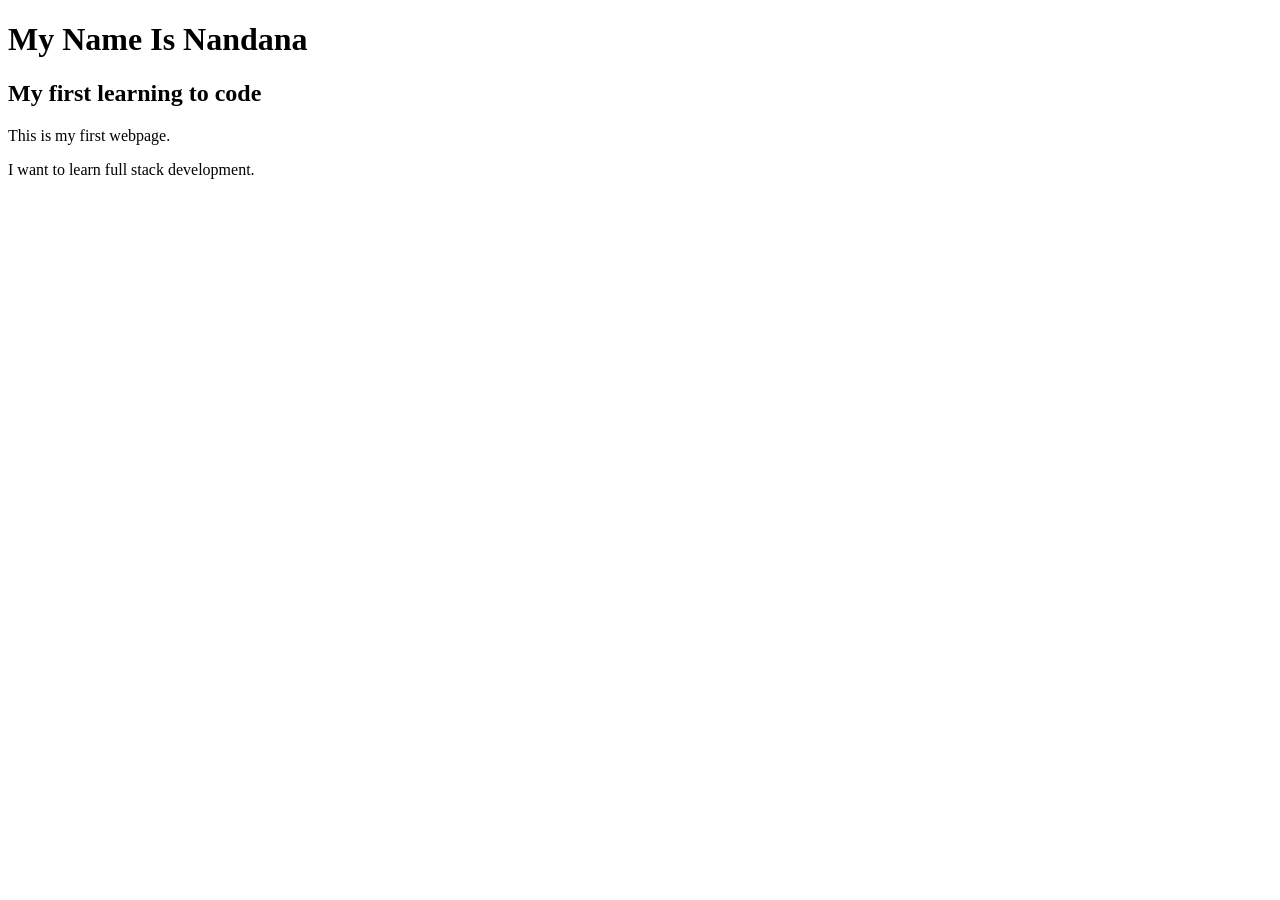
<file: index.html>
<!DOCTYPE html>
<html lang="en">
<head>
    <title>My first page</title>
</head>
<body>
    <h1>My Name Is Nandana</h1>
    <h2>My first learning to code</h2>
    <p>This is my first webpage.</p>
    <p>I want to learn full stack development.</p>
</body>
</html>
</file>
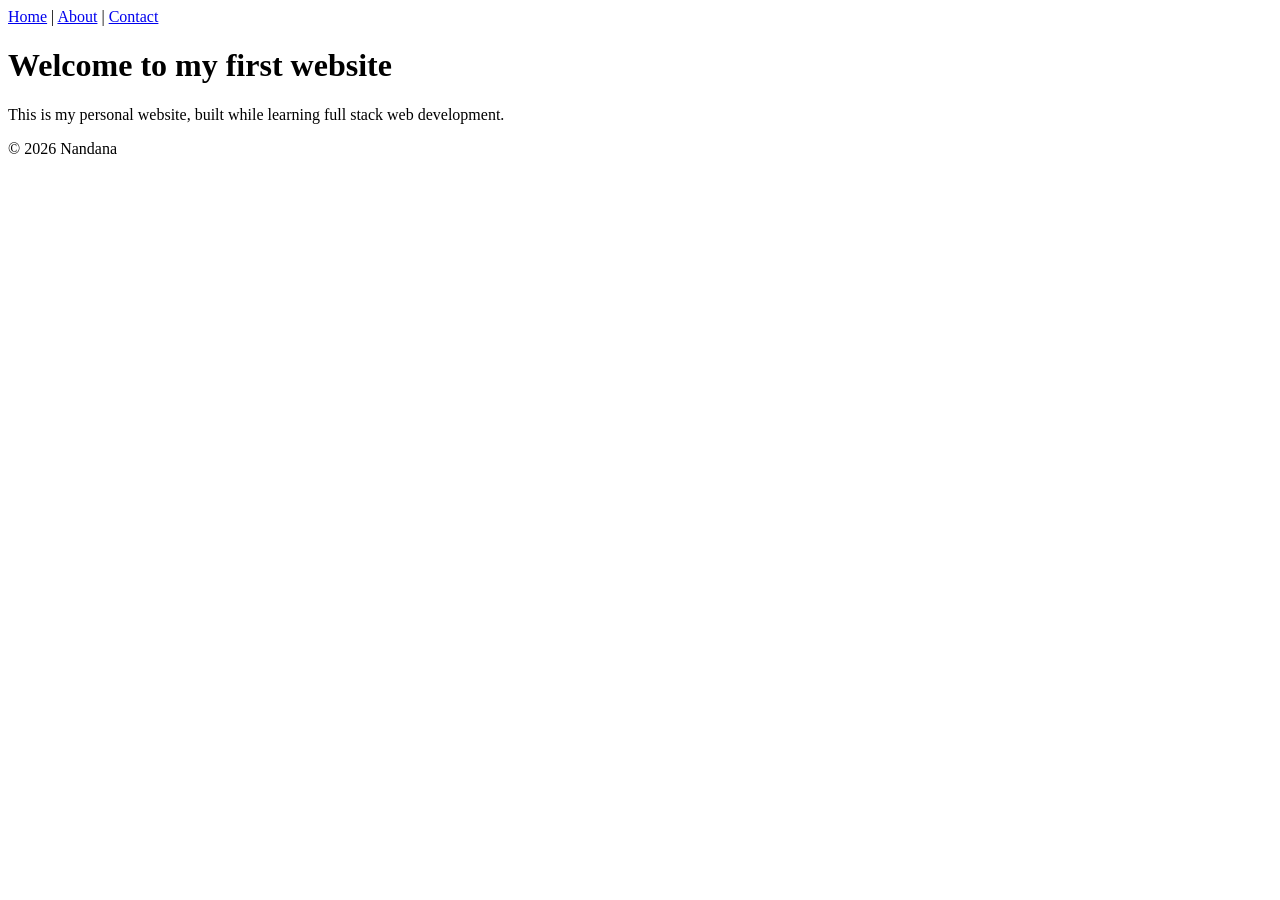
<file: my-first-website/index.html>
<!DOCTYPE html>
<html lang="en">
    <head>
        <meta charset="UTF-8">
        <meta name="viewport" content="width=device-width, initial-scale=1.0">
        <title>My First Website</title>
    </head>
    <body>
        <header>
            <nav>
                <a href="index.html">Home</a> |
                <a href="about.html">About</a> |
                <a href="contact.html">Contact</a>
            </nav>
        </header>
        <main>
            <h1>Welcome to my first website</h1>
            <p>This is my personal website, built while learning full stack web development.</p>
        </main>
        <footer>
            <p>&copy; 2026 Nandana</p>
        </footer>
    </body>
</html>
</file>
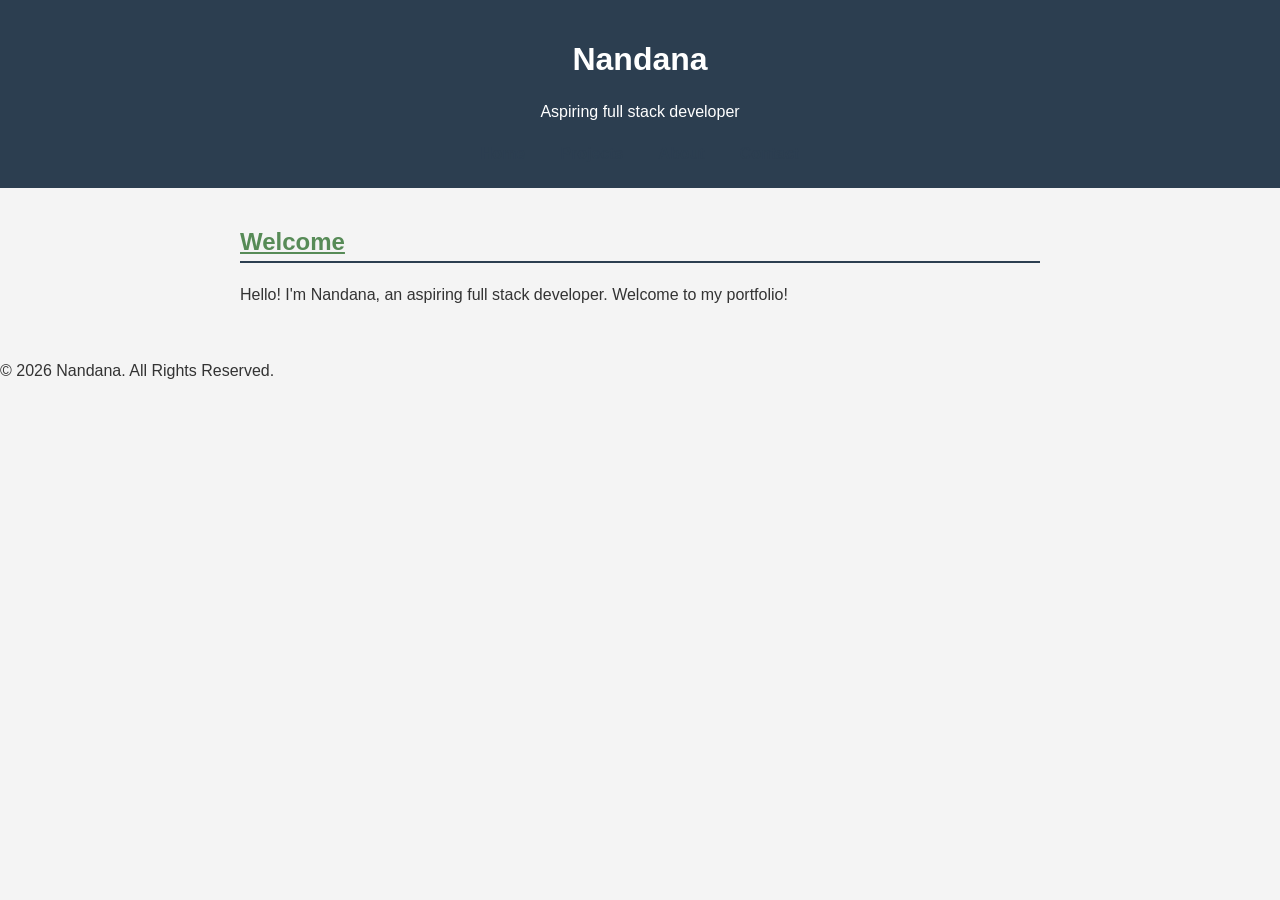
<file: ortfolio-site/index.html>
<!DOCTYPE html>
<html lang="en">
    <head>
        <meta charset="UTF-8">
        <meta name="viewport" content="width=device-width,initial-scale=1.0">
        <title>Nandana Aspiring Developer</title>
        <link rel="stylesheet" href="style.css">
    </head>
    <body>
        <header>
            <h1>Nandana</h1>
            <p>Aspiring full stack developer</p>
            <nav>
                <a href="index.html">Home</a> 
                <a href="projects.html">Projects</a> 
                <a href="about.html">About</a> 
                <a href="contact.html">Contact</a>
            </nav>
        </header>
        <main>
            <section>
                <h2 id="main-heading">Welcome</h2>
                <p>Hello! I'm Nandana, an aspiring full stack developer. Welcome to my portfolio!</p>
            </section>
        </main>
        <footer>
            <p>&copy; 2026 Nandana. All Rights Reserved.</p>
        </footer>
    </body>
</html>
</file>
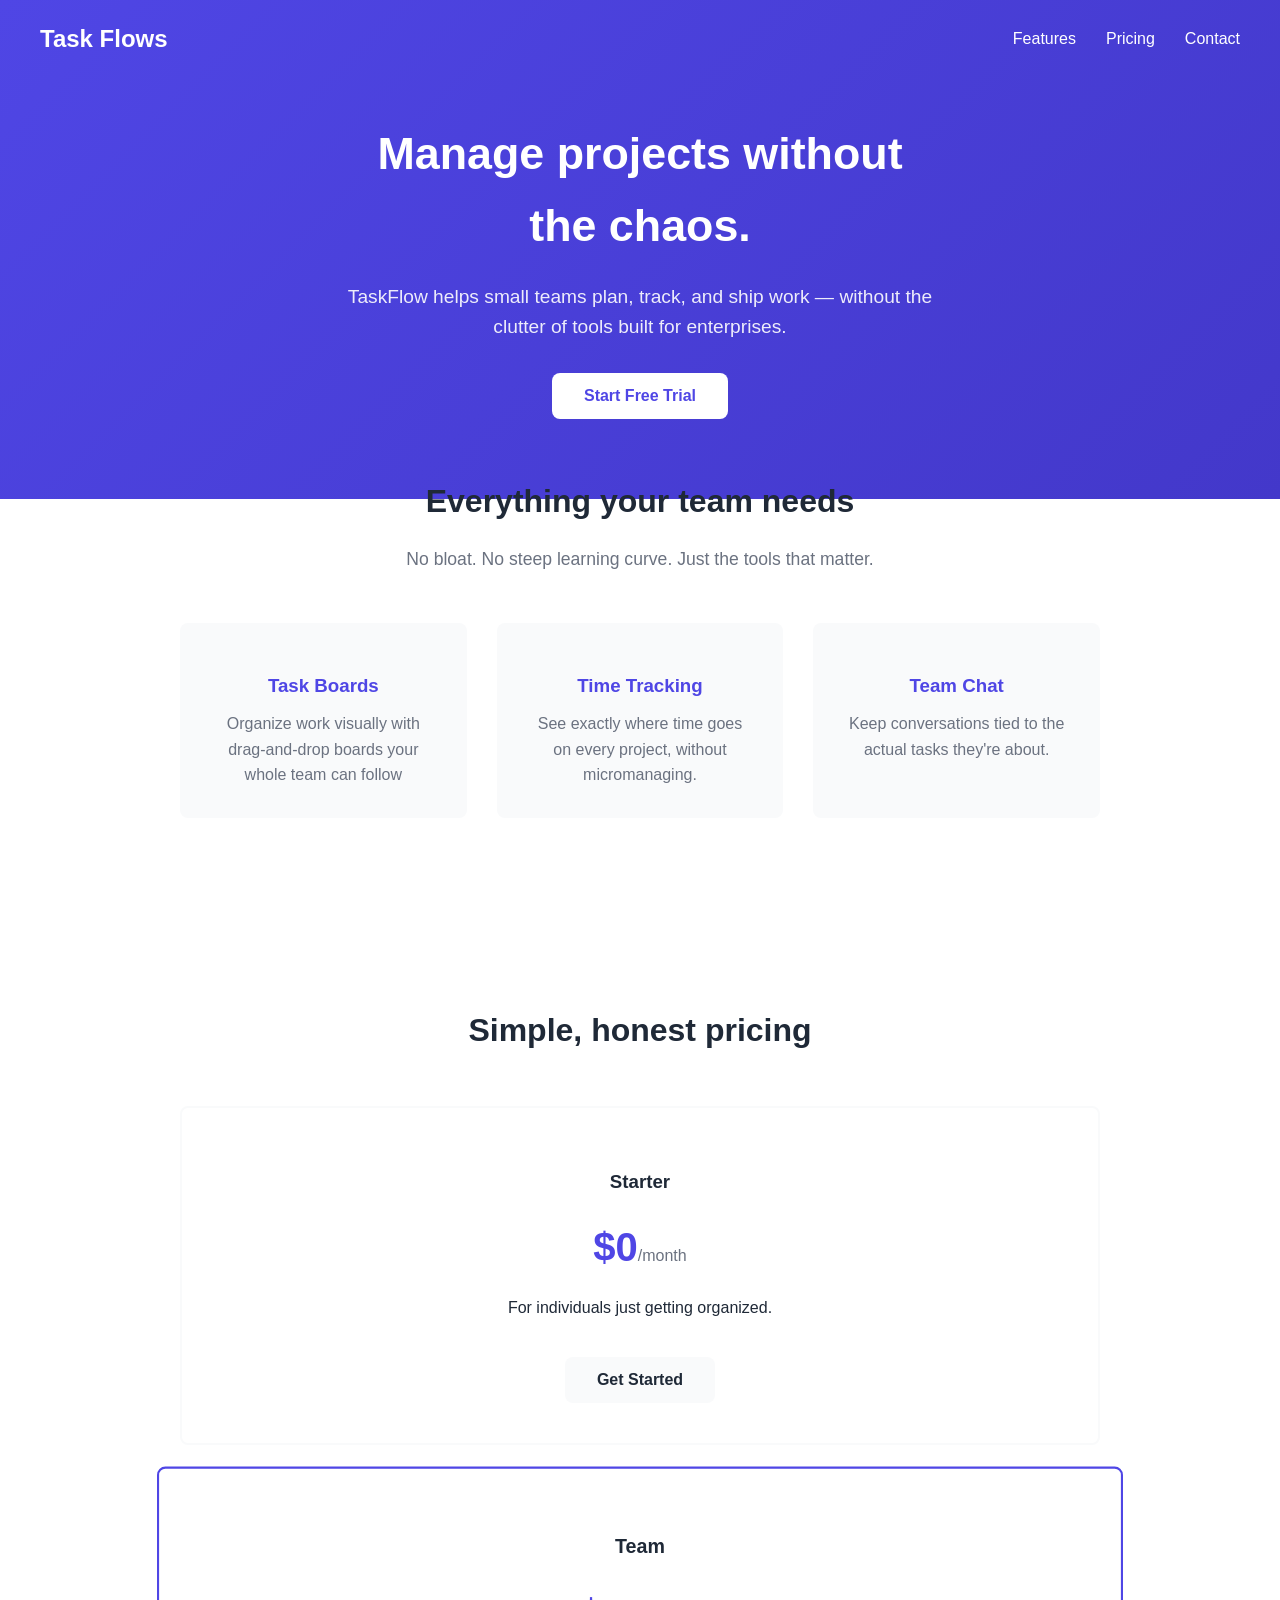
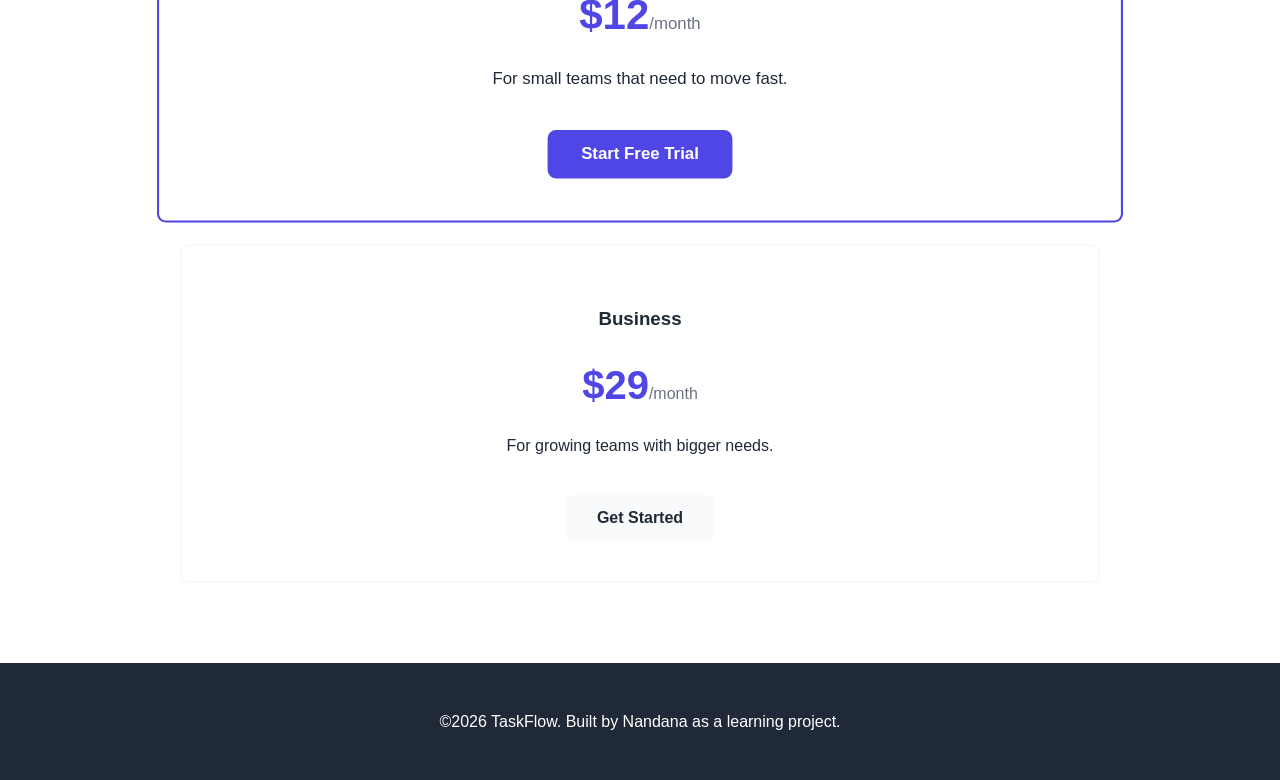
<file: taskflow-landing/index.html>
<!DOCTYPE html>
<html lang="en">
    <head>
        <meta charset="UTF-8">
        <meta name="viewport" content="width=device-width,initial-scale=1.0">
        <meta name="description" content="TaskFlow - the simplest way to manage your team's projects.">
        <title>TaskFlow - Project Management Made Simple</title>
        <link rel="stylesheet" href="style.css">
    </head>
    <body>
        <header class="hero">
            <nav class="hero__nav">
                <div class="hero__logo">Task Flows</div>
                <div class="hero__nav-links">
                    <a href="#features">Features</a>
                    <a href="#pricing">Pricing</a>
                    <a href="#contact">Contact</a>
                </div>
            </nav>
            <div class="hero__content">
                <h1>Manage projects without the chaos.</h1>
                <p>TaskFlow helps small teams plan, track, and ship work — without the clutter of tools built for enterprises.</p>
                <button class="btn btn--primary">Start Free Trial</button>
            </div>
        </header>
        <section class="features" id="features">
            <div class="features__intro">
                <h2>Everything your team needs</h2>
                <p>No bloat. No steep learning curve. Just the tools that matter.</p>
            </div>
            <div class="features__grid">
                <div class="features-card">
                    <h3>Task Boards</h3>
                    <p>Organize work visually with drag-and-drop boards your whole team can follow</p>
                </div>
                <div class="features-card">
                    <h3>Time Tracking</h3>
                    <p>See exactly where time goes on every project, without micromanaging.</p>
                </div>
                <div class="features-card">
                    <h3>Team Chat</h3>
                    <p>Keep conversations tied to the actual tasks they're about.</p>
                </div>
            </div>
        </section>
        <section class="pricing" id="pricing">
            <h2>Simple, honest pricing</h2>
            <div class="pricing__grid">
                <div class="pricing-card">
                    <h3>Starter</h3>
                    <p class="pricing-card__price">$0<span>/month</span></p>
                    <p>For individuals just getting organized.</p>
                    <button class="btn btn--secondary">Get Started</button>
                </div>
                <div class="pricing-card pricing-card--highlighted">
                    <h3>Team</h3>
                    <p class="pricing-card__price">$12<span>/month</span></p>
                    <p>For small teams that need to move fast.</p>
                    <button class="btn btn--primary-alt">Start Free Trial</button>
                </div>
                <div class="pricing-card">
                    <h3>Business</h3>
                    <p class="pricing-card__price">$29<span>/month</span></p>
                    <p>For growing teams with bigger needs.</p>
                    <button class="btn btn--secondary">Get Started</button>
                </div>
            </div>
        </section>
        <footer class="site-footer" id="contact">
            <p>&copy;2026 TaskFlow. Built by Nandana as a learning project.</p>
        </footer>
    </body>
</html>
</file>
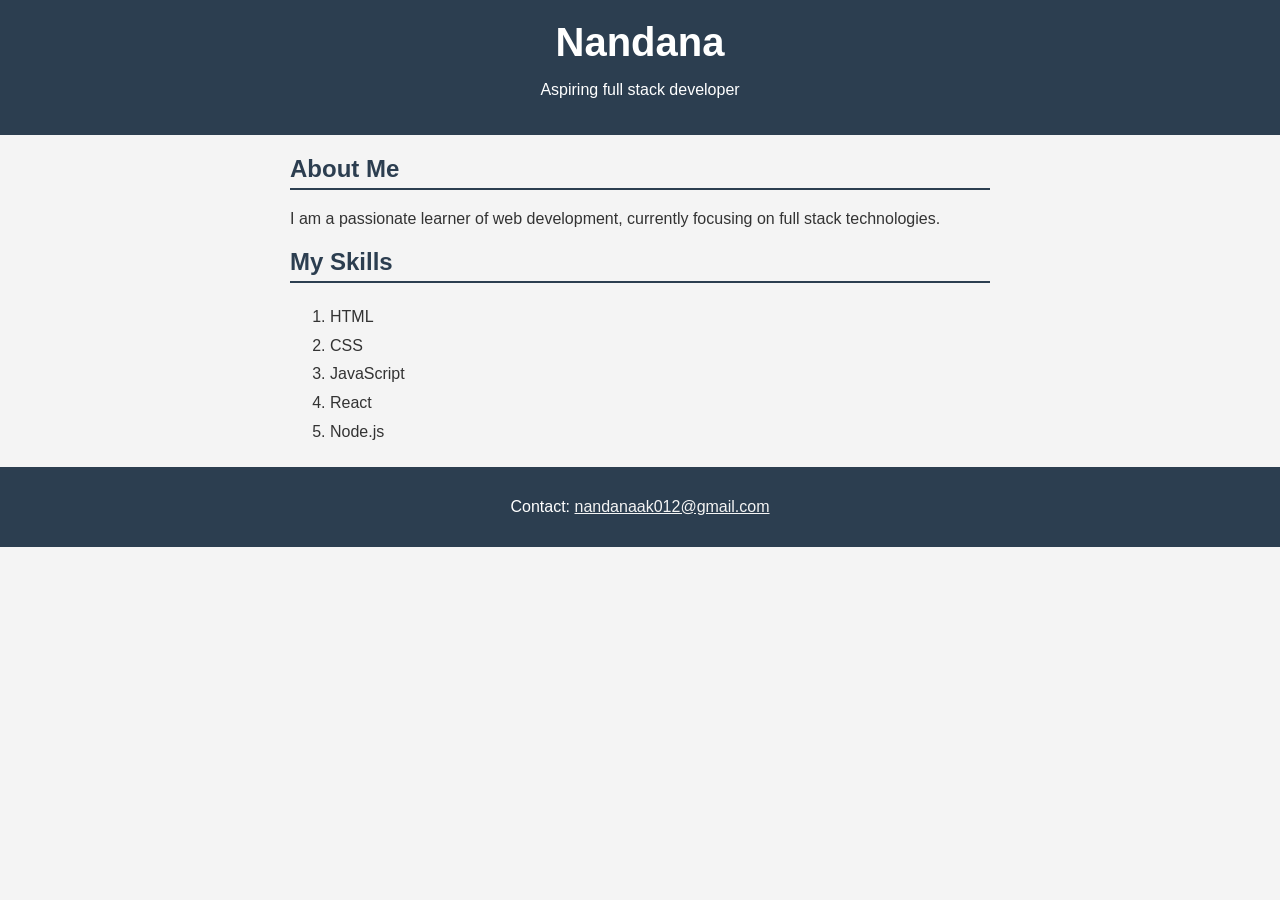
<file: biopage.html>
<!DOCTYPE html>
<html lang="en">
<head>
    <title>My Bio Page</title>
    <link rel="stylesheet" href="style.css">
</head>
<body>
    <header>
        <h1>Nandana</h1>
        <p>Aspiring full stack developer</p>
    </header>
<main>
    <section>
        <h2>About Me</h2>
        <p>I am a passionate learner of web development, currently focusing on full stack technologies.</p>
    </section>
    <section>
        <h2>My Skills</h2>
        <ol>
            <li>HTML</li>
            <li>CSS</li>
            <li>JavaScript</li>
            <li>React</li>
            <li>Node.js</li>
        </ol>
    </section>
</main>
<footer>
    <p>Contact: <a href="mailto:nandanaak012@gmail.com">nandanaak012@gmail.com</a></p>
</footer>
</body>
</html>
</file>
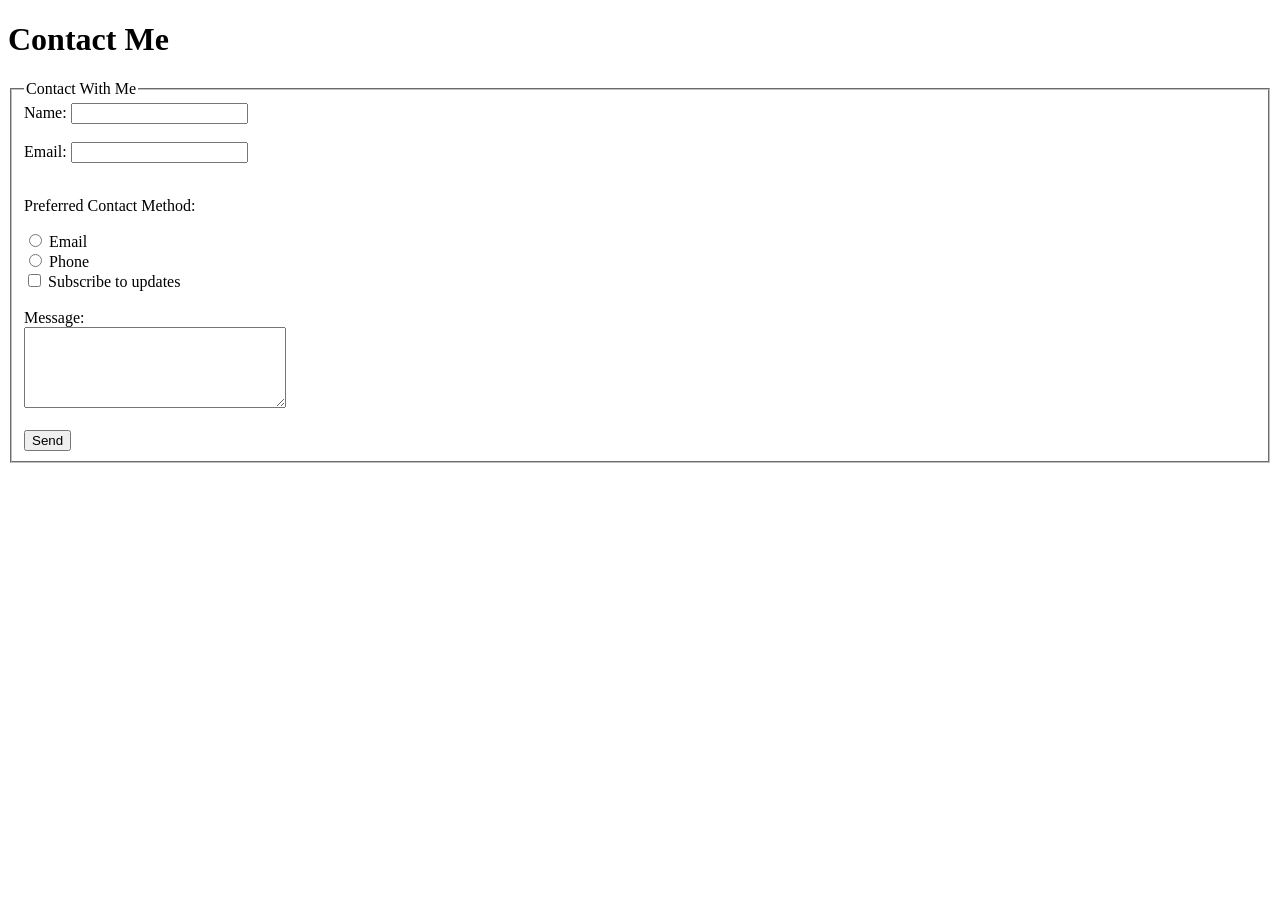
<file: contact-form.html>
<!DOCTYPE html>
<html lang="en">
    <head>
        <title>Contact Form</title>
    </head>
    <body>
        <h1>Contact Me</h1>
        <form>
            <fieldset>
                <legend>Contact With Me</legend>
            <label for="name">Name:</label>
            <input type="text" id="name" name="name" required><br><br>
            <label for="email">Email:</label>
            <input type="email" id="email" name="email" required><br><br>
            <p>Preferred Contact Method:</p>
            <label for="contact-email">
                <input type="radio" id="contact-email" name="contact-method" value="email">
                Email
            </label><br>
            <label for="contact-phone">
                <input type="radio" id="contact-phone" name="contact-method" value="phone">
                Phone
            </label><br>
            <label for="subscribe">
                <input type="checkbox" id="subscribe" name="subscribe" value="yes">
                Subscribe to updates
            </label><br><br>
            <label for="message">Message:</label><br>
            <textarea id="message" name="message" rows="5" cols="30" required></textarea><br><br>
            <button type="submit">Send</button>
            </fieldset>
        </form>
    </body>
</html>
</file>
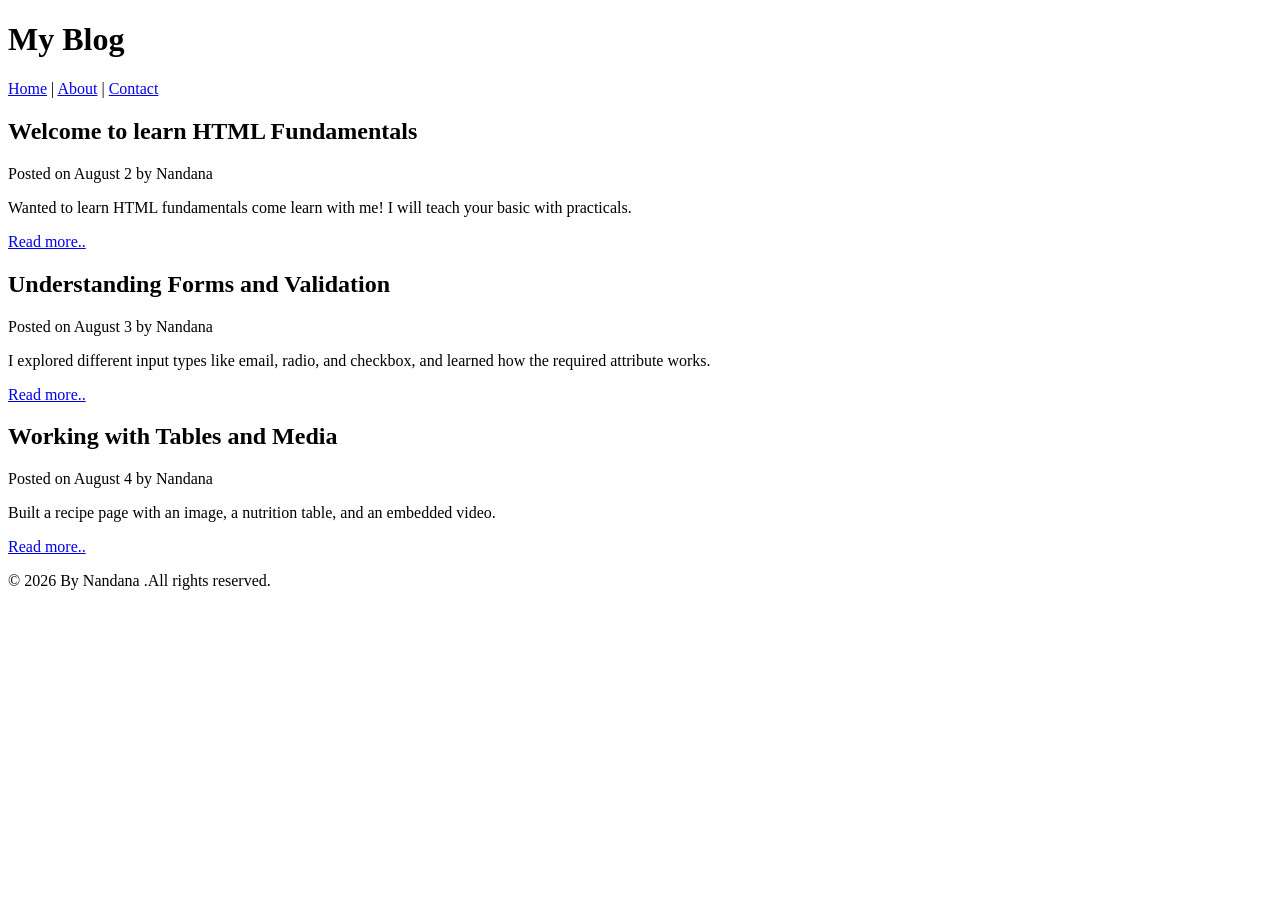
<file: homepage-clone.html>
<!DOCTYPE html>
<html lang="en">
    <head>
        <meta charset="UTF-8">
        <meta name="viewport" content="width=device-width,initial-scale=1.0">
        <meta name="description" content="A simple blog homepage built while learning HTML fundamentals.">
        <meta name="author" content="Nandana">
        <title>My Blog</title>
        <link rel="icon" href="data:image/svg+xml,%3Csvg%20xmlns='http://www.w3.org/2000/svg'%20viewBox='0%200%20100%20100'%3E%3Ctext%20y='.9em'%20font-size='90'%3E%E2%98%95%3C/text%3E%3C/svg%3E">
    </head>
    <body>
        <header>
            <h1>My Blog</h1>
            <nav>
                <a href="#">Home</a> |
                <a href="#">About</a> |
                <a href="#">Contact</a>
            </nav>
        </header>
        <main>
            <article>
                <h2>Welcome to learn HTML Fundamentals</h2>
                <p>Posted on August 2 by Nandana</p>
                <p>Wanted to learn HTML fundamentals come learn with me! I will teach your basic with practicals.</p>
                <a href="#">Read more..</a>
            </article>
            <article>
                <h2>Understanding Forms and Validation</h2>
                <p>Posted on August 3 by Nandana</p>
                <p>I explored different input types like email, radio, and checkbox, and learned how the required attribute works.</p>
                <a href="#">Read more..</a>
            </article>

            <article>
                <h2>Working with Tables and Media</h2>
                <p>Posted on August 4 by Nandana</p>
                <p>Built a recipe page with an image, a nutrition table, and an embedded video.</p>
                <a href="#">Read more..</a>
            </article>
        </main>
        <footer>
            <p>&copy; 2026 By Nandana .All rights reserved.</p>
        </footer>
    </body>
</html>
</file>
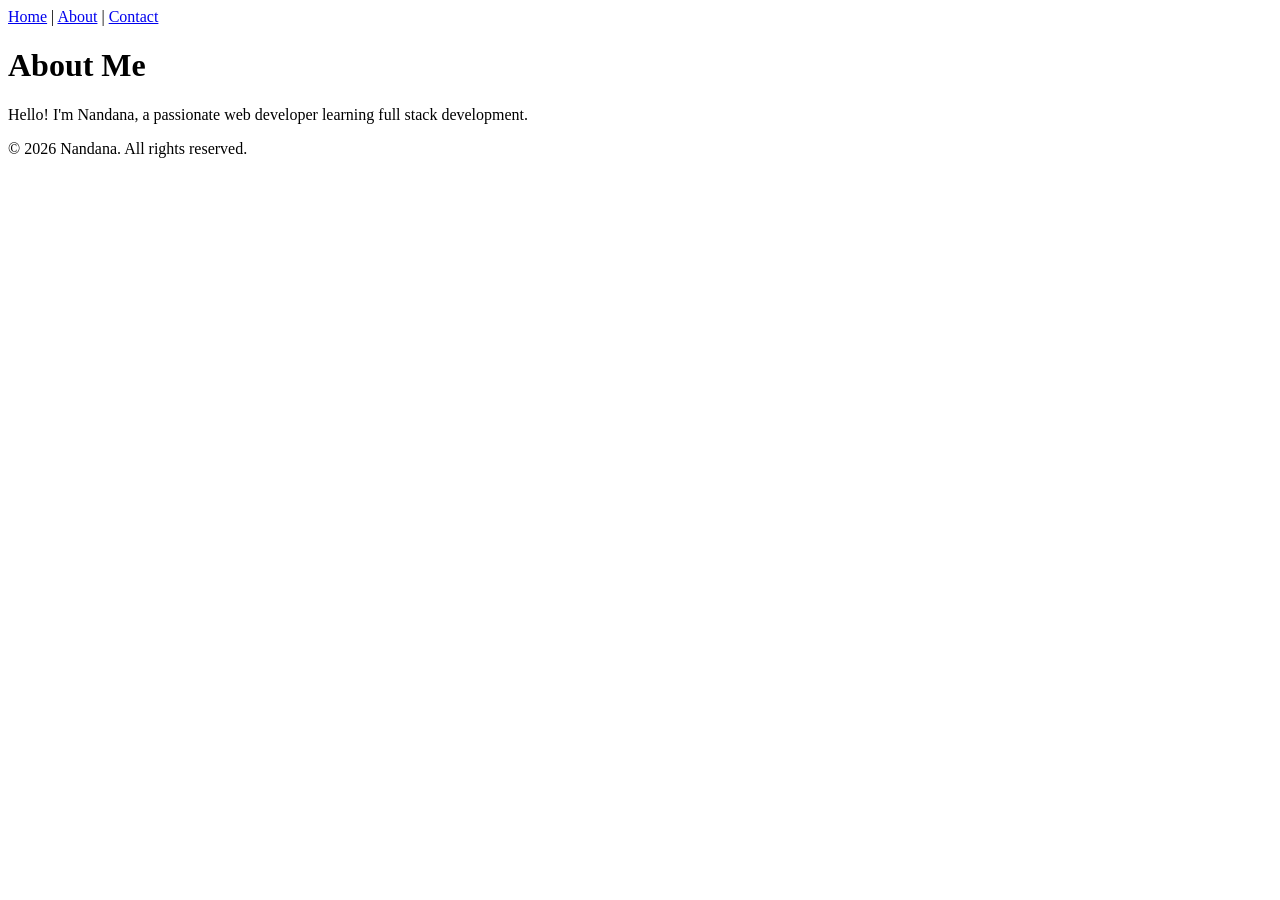
<file: my-first-website/about.html>
<!DOCTYPE html>
<html lang="en">
    <head>
        <meta charset="UTF-8">
        <meta name="viewport" content="width=device-width,initial-scale=1.0">
        <title>About Me</title>
    </head>
    <body>
        <header>
            <nav>
                <a href="index.html">Home</a> |
                <a href="about.html">About</a> |
                <a href="contact.html">Contact</a>
            </nav>
        </header>
        <main>
            <h1>About Me</h1>
            <p>Hello! I'm Nandana, a passionate web developer learning full stack development.</p>
        </main>
        <footer>
            <p>&copy; 2026 Nandana. All rights reserved.</p>
        </footer>
    </body>
</html>
</file>
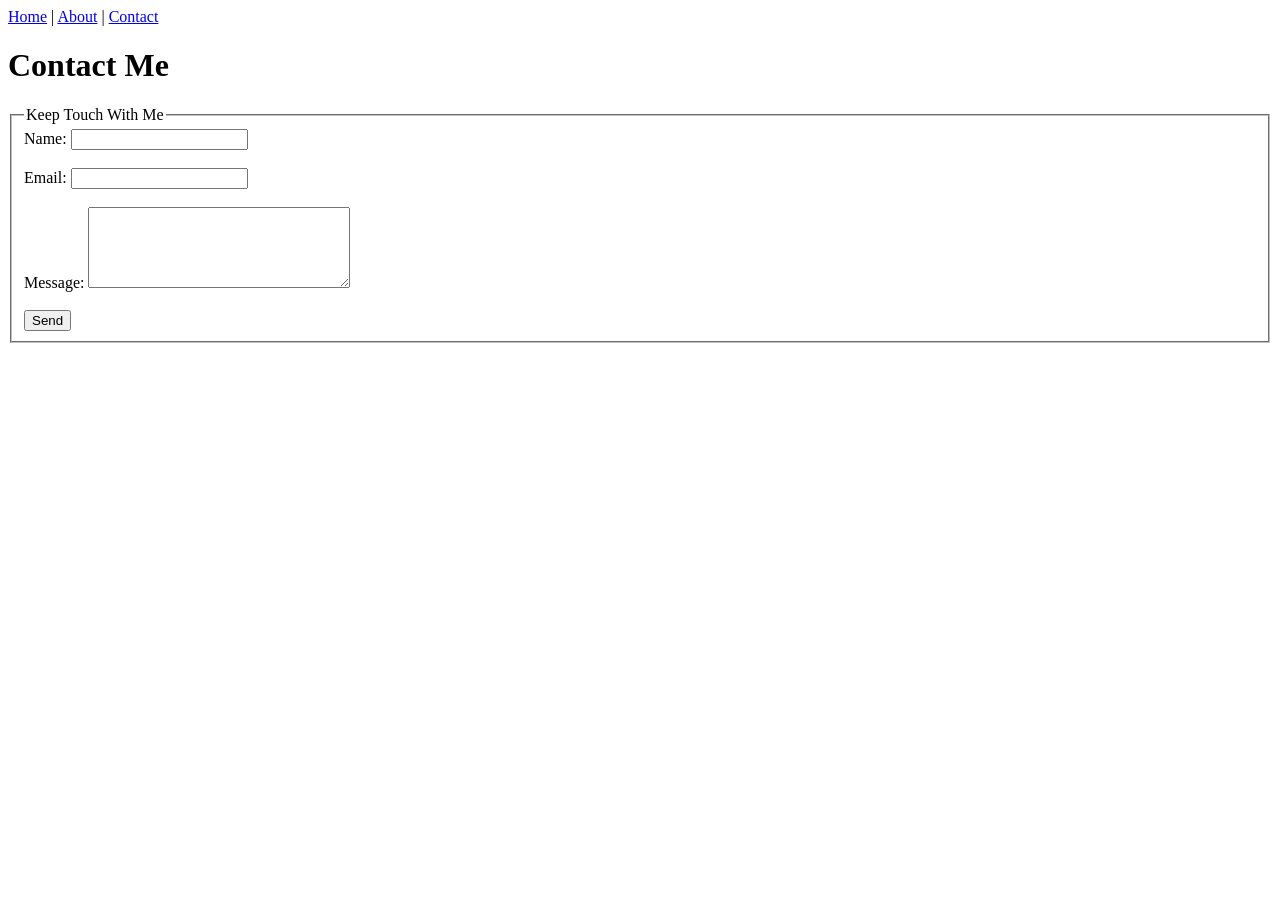
<file: my-first-website/contact.html>
<!DOCTYPE html>
<html lang="en">
    <head>
        <meta charset="UTF-8">
        <meta name="viewport" content="width=device-width, initial-scale=1.0">
        <title>Contact</title>
    </head>
    <body>
        <header>
            <nav>
                <a href="index.html">Home</a> |
                <a href="about.html">About</a> |
                <a href="contact.html">Contact</a>
            </nav>
        </header>
        <main>
            <h1>Contact Me</h1>
            <form>
                <fieldset>
                    <legend>Keep Touch With Me</legend>
                    <label for="name">Name:</label>
                    <input type="text" id="name" name="name"required><br><br>

                    <label for="email">Email:</label>
                    <input type="email" id="email" name="email" required><br><br>
                    
                    <label for="message">Message:</label>
                    <textarea id="message" name="message" rows="5" cols="30" required></textarea><br><br>

                    <button type="submit">Send</button>
                </fieldset>
            </form>
        </main>
    </body>
</html>
</file>
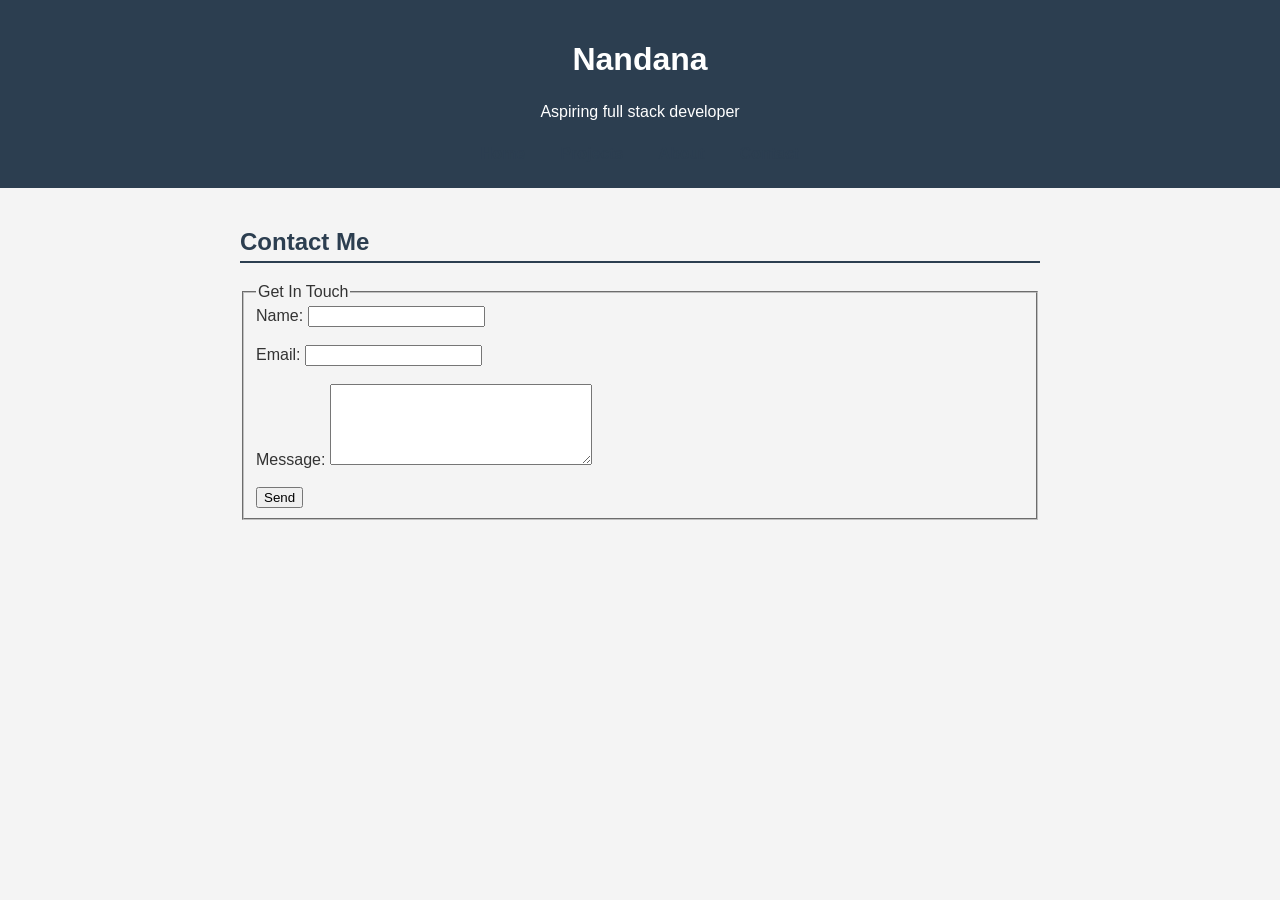
<file: ortfolio-site/contact.html>
<!DOCTYPE html>
<html lang="en">
    <head>
        <meta charset="UTF-8">
        <meta name="viewport" content="width=device-width,initial-scale=1.0">
        <title>Contact Me | Nandana</title>
        <link rel="stylesheet" href="style.css">
    </head>
    <body>
        <header>
            <h1>Nandana</h1>
            <p>Aspiring full stack developer</p>
            <nav>
                <a href="index.html">Home</a> 
                <a href="projects.html">Projects</a> 
                <a href="about.html">About</a> 
                <a href="contact.html">Contact</a>
            </nav>
        </header>
        <main>
            <section>
                <h2>Contact Me</h2>
                <form>
                    <fieldset>
                        <legend>Get In Touch</legend>
                        <label for="name">Name:</label>
                        <input type="text" id="name" name="name" required><br><br>
                        <label for="email">Email:</label>
                        <input type="email" id="email" name="email" required><br><br>
                        <label for="message">Message:</label>
                        <textarea id="message" name="message" rows="5" cols="30" required></textarea><br><br>
                        <button type="submit">Send</button>
                    </fieldset>
                </form>
            </section>
        </main>
    </body>
</html>
</file>
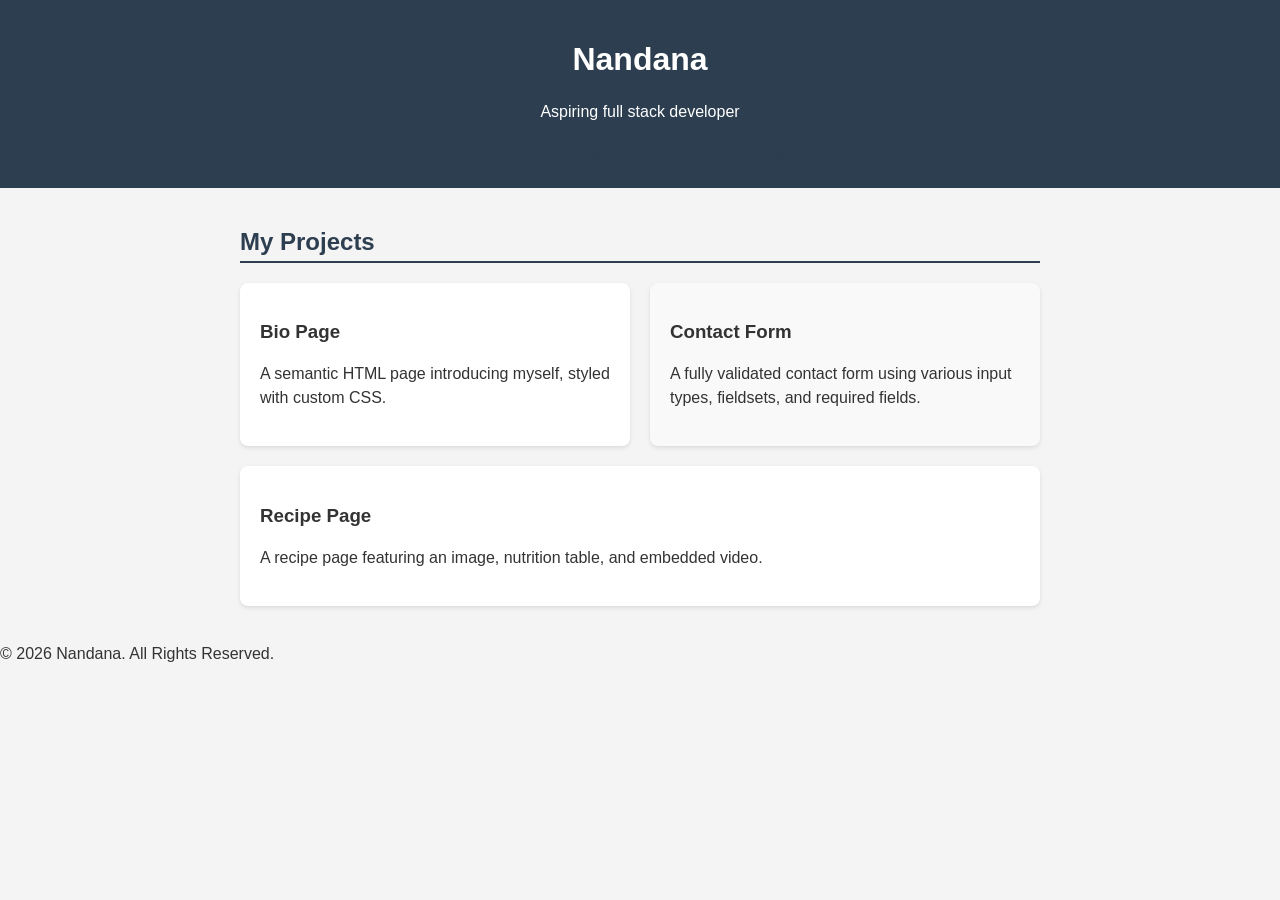
<file: ortfolio-site/projects.html>
<!DOCTYPE html>
<html lang="en">
    <head>
        <meta charset="UTF-8">
        <meta name="viewport" content="width=device-width,initial-scale=1.0">
        <title>My Projects | Nandana</title>
        <link rel="stylesheet" href="style.css">
    </head>
    <body>
        <header>
            <h1>Nandana</h1>
            <p>Aspiring full stack developer</p>
            <nav>
                <a href="index.html">Home</a> 
                <a href="projects.html">Projects</a> 
                <a href="about.html">About</a> 
                <a href="contact.html">Contact</a>
            </nav>
        </header>
        <main>
            <section>
                <h2>My Projects</h2>
                <div class="project-cards">
                <article class="card">
                    <h3>Bio Page</h3>
                    <p>A semantic HTML page introducing myself, styled with custom CSS.</p>
                </article>
                <article class="card">
                    <h3>Contact Form</h3>
                    <p>A fully validated contact form using various input types, fieldsets, and required fields.</p>
                </article>
                <article class="card">
                    <h3>Recipe Page</h3>
                    <p>A recipe page featuring an image, nutrition table, and embedded video.</p>
                </article>
                </div>
            </section>
        </main>
        <footer>
            <p>&copy; 2026 Nandana. All Rights Reserved.</p>
        </footer>
    </body>
</html>
</file>
<file: ortfolio-site/style.css>
:root{
    --color-primary:#2c3e50;
    --color-bg:#f4f4f4;
    --color-accent:#e74c3c;
    --color-text:#333;
    --color-white:#ffffff;
    --color-light-gray:#f9f9f9;
    --spacing-sm:10px;
    --spacing-md:20px;
    --spacing-lg:40px;
    --radius:8px;
    --transition-speed: 0.3s;
}
body{
    padding:0 ;
    background-color:var(--color-bg);
    color:var(--color-text);
    margin:0 ;
    font-family:Arial, sans-serif;
}
header{
    padding:var(--spacing-md);
    background-color:var(--color-primary);
    min-height:15vh ;
    text-align:center;
    color:var(--color-white);
}
h2 {
    border-bottom:2px solid var(--color-primary);
    padding-bottom:5px;
    color:var(--color-primary);
}
p{
    line-height:1.5;
}
#main-heading{
    text-decoration:underline;
    color:rgb(87, 139, 87);
}
.highlight{
    color:var(--color-accent);
    font-weight:bold;
    font-size:1.2em;
}

main{
    max-width:800px;
    width:90%;
    margin:0 auto;
    padding:20px;
}
header{
    min-height:15vh;
}
nav{
    display:flex;
    justify-content:center;
    gap:15px;
}
nav a{
    text-decoration:none;
    color:var(--color-primary);
    font-weight:bold;
}
.project-cards{
    display:flex;
    gap:20px;
    flex-wrap:wrap;
}
.card{
    background-color:var(--color-white);
    border-radius:var(--radius);
    padding:20px;
    box-shadow:0 2px 4px rgba(0,0,0,0.1);
    flex:1;
    min-width:250px;
}
.gallery{
    display:grid;
    grid-template-columns:repeat(3,1fr);
    gap:15px;
}
.gallery__item {
    border-radius:var(--radius);
    width:100%;
    display:block;
}
.gallery__item--featured{
    grid-column:span 2;
    grid-row:span 2;
}
@media (max-width:600px){
    nav{
        flex-direction:column;
        align-items:center;
    }
    header h1{
        font-size:1.8em;
    }
    .gallery{
        grid-template-columns:1fr;
    }
    .gallery__item--featured{
        grid-column:span 1;
        grid-row:span 1;
    }
    .project-cards{
        flex-direction:column;
    }
}
@media (max-width:900px) and (min-width:601px){
    .gallery{
        grid-template-columns:repeat(2,1fr);
    }
    .gallery__item--featured{
        grid-column:span 2;
        grid-row:span 1;
    }
}
nav a{
    border-radius:4px ;
    transition:background-color var(--transition-speed) ease, color var(--transition-speed) ease;
    padding:5px 10px ;
}
nav a:hover{
    background-color:var(--color-primary);
    color:var(--color-white);
}
.card{
    transition:transform 0.2s ease,box-shadow 0.2s ease;
}
.card:hover {
    transform:translateY(-5px);
    box-shadow:0 6px 12px rgba(0,0,0,0.15);
}
input:focus,
textarea:focus,
button:focus {
    outline: 2px solid var(--color-primary);
    outline-offset: 2px;
}
.project-cards .card:nth-child(even){
    background-color:var(--color-light-gray);
}
</file>
<file: taskflow-landing/style.css>
:root{
    --color-primary:#4f46e5;
    --color-primary-dark:#4338ca;
    --color-text:#1f2937;
    --color-text-light:#6b7280;
    --color-bg:#ffffff;
    --color-bg-alt:#f9fafb;
    --radius:8px;
    --transition-speed:0.2s;
}
* {
    box-sizing:border-box;
}
body {
    margin:0;
    line-height:1.6;
    font-family:'Segoe UI',Arial, sans-serif;
    color:var(--color-text);
}
.hero {
    background:linear-gradient(135deg, var(--color-primary), var(--color-primary-dark));
    padding:20px 40px 80px;
    color:white;
}
.hero__nav{
    display:flex;
    justify-content:space-between ;
    align-items: center;
    margin-bottom: 60px;
}
.hero__logo{
    font-size :1.5em ;
    font-weight:bold ;
}
.hero__nav-links{
    display:flex;
    gap:30px;
}
.hero__nav-links a{
    text-decoration:none;
    color:white;
    font-weight:500;
    transition:opacity var(--transition-speed) ease;
}
.hero__nav-links a:hover{
    opacity:0.7;
}
.hero__content{
    max-width:600px;
    margin:0 auto;
    text-align:center;
}
.hero__content h1{
    font-size: 2.8em;
    margin-bottom:20px;
}
.hero__content p{
    font-size:1.2em;
    margin-bottom:30px;
    opacity:0.9;
}
.btn {
    display:inline-block;
    border-radius:var(--radius);
    font-size:1em;
    font-weight:600;
    padding:14px 32px;
    transition:transform var(--transition-speed) ease, box-shadow var(--transition-speed) ease;
    border:none;
    cursor:pointer;
}
.btn--primary {
    background-color:white;
    color:var(--color-primary);
}
.btn--primary:hover {
    transform:translateY(-2px);
    box-shadow:0 8px 16px rgba(0,0,0,0.2);
}
.features {
    margin:-50px auto 0;
    padding:0 40px 80px;
    max-width:1000px;
}
.features__intro {
    margin-bottom:50px;
    text-align: center;
}
.features__intro h2 {
    font-size: 2em;
    margin-bottom: 10px;
}
.features__intro p {
    font-size:1.1em;
    color:var(--color-text-light);
}
.features__grid {
    display:grid;
    gap:30px;
    grid-template-columns: repeat(3,1fr);
}
.features-card {
    background-color:var(--color-bg-alt);
    border-radius:var(--radius);
    text-align:center;
    padding:30px;
}
.features-card h3 {
    margin-bottom:10px;
    color:var(--color-primary);
}
.features-card p {
    margin:0;
    color:var(--color-text-light);
}
.pricing {
    max-width:1000px;
    margin:0 auto;
    padding:80px 40px;
    text-align:center;
}
.pricing h2{
    margin-bottom:50px;
    font-size:2em;
}
.pricing__grid {
    grid-template-column:repeat(3,1fr);
    gap:30px;
    display:grid;
}
.pricing-card {
    padding:40px 30px;
    border:2px solid var(--color-bg-alt);
    border-radius:var(--radius);
}
.pricing-card--highlighted {
    border-color:var(--color-primary);
    transform:scale(1.05);
}
.pricing-card__price {
    font-size:2.5em;
    font-weight:bold;
    margin:15px 0;
    color:var(--color-primary);
}
.pricing-card__price span{
    font-size:0.4em;
    font-weight:normal;
    color:var(--color-text-light);
}
.btn--secondary {
    background-color:var(--color-bg-alt);
    color:var(--color-text);
    margin-top:20px;
}
.btn--primary-alt {
    background-color:var(--color-primary);
    color:white;
    margin-top:20px;
}
.btn--secondary:hover,
.btn--primary-alt:hover {
    transform:translateY(-2px);
    box-shadow:0 8px 16px rgba(0,0,0,0.15);
}
.site-footer {
    background-color:var(--color-text);
    color:white;
    padding:30px;
    text-align:center;
}
</file>
<file: style.css>
body {
    margin:0;
    padding:0;
    font-family: Arial, sans-serif;
    background-color:#f4f4f4;
    color:#333;
}
header {
    background-color:#2c3e50;
    color:white;
    padding:20px;
    text-align:center;
}
h1{
    margin:0;
    font-size:2.5em;
}
h2{
    color:#2c3e50;
    padding-bottom:5px;
    border-bottom:2px solid #2c3e50;
}
main{
    max-width:700px;
    margin:20px auto;
    padding:0 20px;
}
ol{
    line-height:1.8;
}
footer{
    background-color:#2c3e50;
    color:white;
    text-align:center;
    padding:15px;
    margin-top:20px;
}
footer a{
    color:#f4f4f4;
}
</file>
